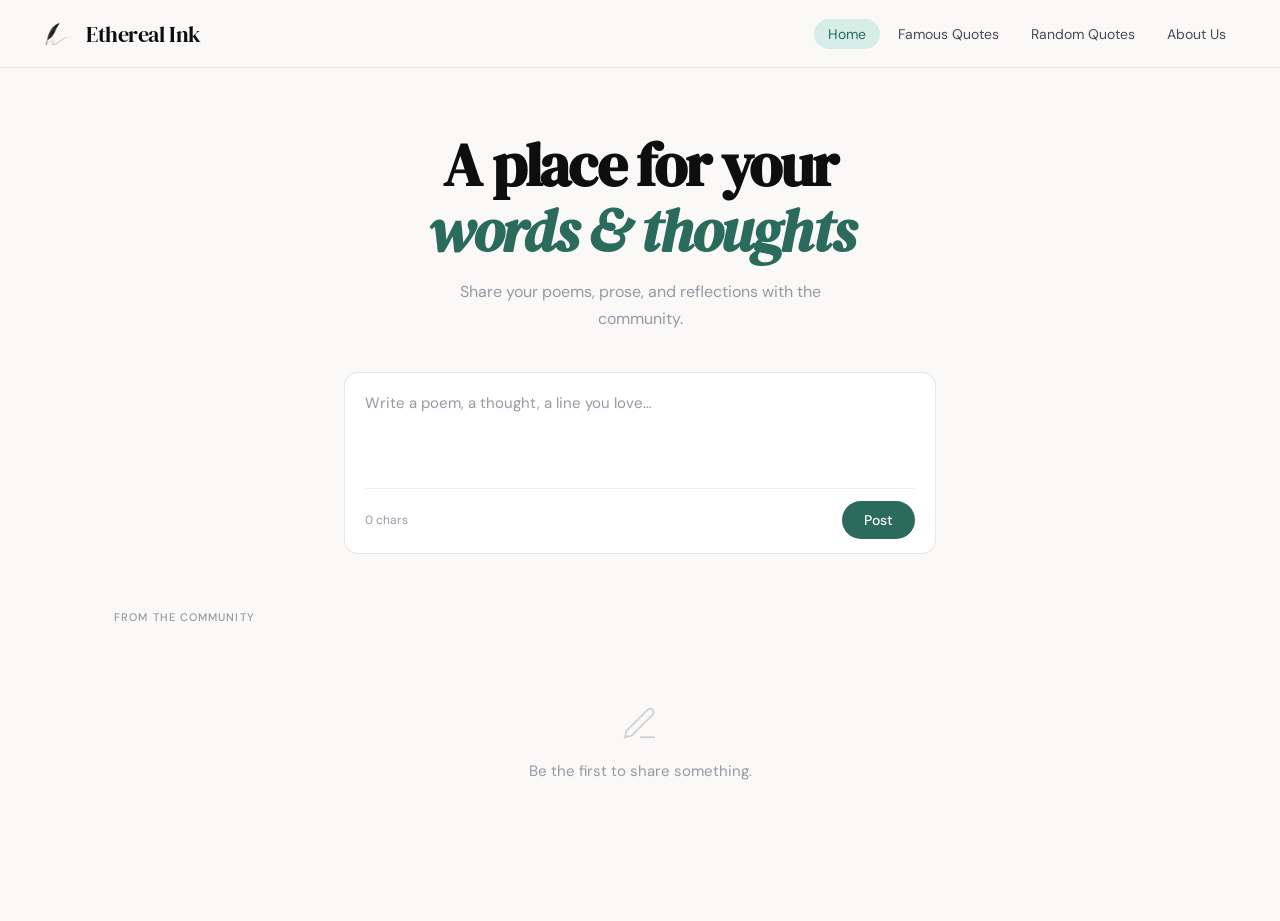
<file: index.html>
<!DOCTYPE html>
<html lang="en">
<head>
  <meta charset="UTF-8">
  <meta name="viewport" content="width=device-width, initial-scale=1.0">
  <title>Ethereal Ink – Community</title>
  <link rel="stylesheet" href="style.css">
</head>
<body>

  <nav>
    <a class="logo" href="index.html">
      <img src="Lightmode.png" alt="Ethereal Ink logo">
      <span class="title">Ethereal Ink</span>
    </a>
    <div class="right">
      <ul>
        <li><a href="index.html" class="active">Home</a></li>
        <li><a href="quotes.html">Famous Quotes</a></li>
        <li><a href="random_quotes.html" target="_blank">Random Quotes</a></li>
        <li><a href="about.html" target="_blank">About Us</a></li>
      </ul>
    </div>
  </nav>

  <header class="page-header">
    <h1>A place for your<br><em>words & thoughts</em></h1>
    <p>Share your poems, prose, and reflections with the community.</p>
  </header>

  <main>
    <div class="composer">
      <div class="composer-box">
        <textarea
          id="userInput"
          placeholder="Write a poem, a thought, a line you love…"
          rows="3"
          aria-label="Compose your post"
        ></textarea>
        <div class="composer-actions">
          <span class="char-count" id="charCount">0 chars</span>
          <button class="btn btn-primary" id="addButton">Post</button>
        </div>
      </div>
    </div>

    <section class="tiles-section" aria-label="Community posts">
      <p class="tiles-label">From the community</p>
      <div class="tiles-container" id="tilesContainer"></div>
    </section>
  </main>

  <script src="script.js"></script>
</body>
</html>
</file>
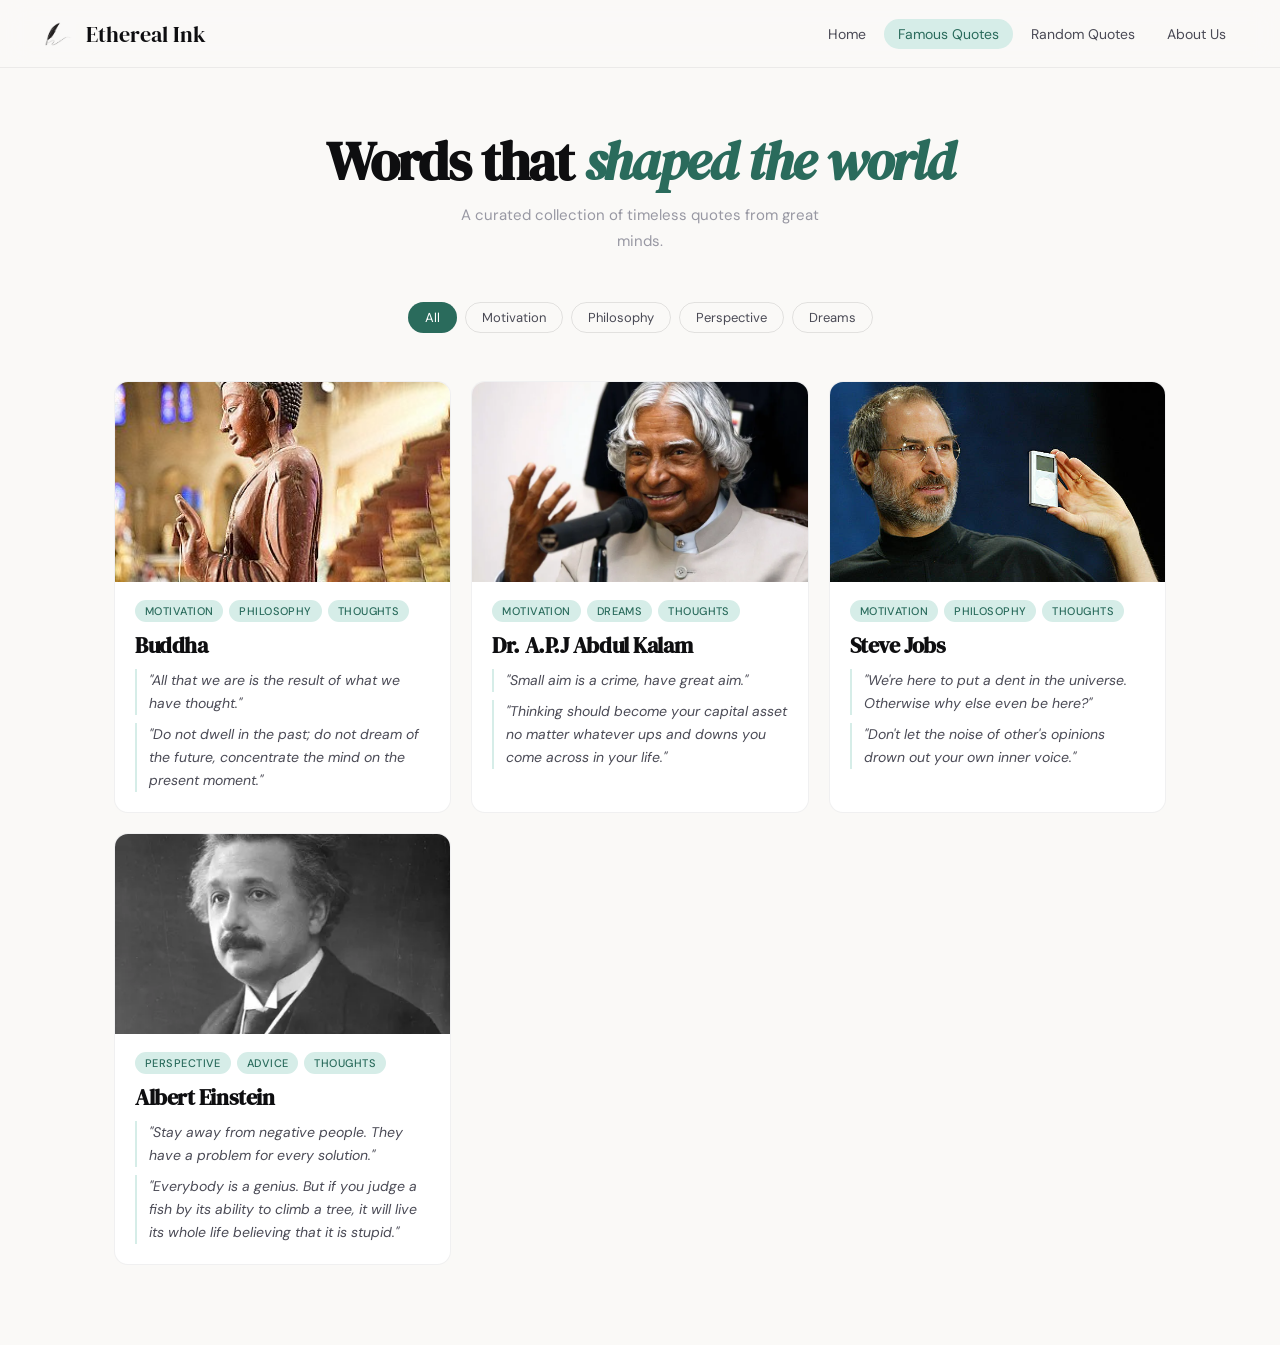
<file: quotes.html>
<!DOCTYPE html>
<html lang="en">
<head>
  <meta charset="UTF-8">
  <meta name="viewport" content="width=device-width, initial-scale=1.0">
  <title>Famous Quotes – Ethereal Ink</title>
  <link rel="stylesheet" href="style_quotes.css">
</head>
<body>

  <nav>
    <a class="logo" href="index.html">
      <img src="Lightmode.png" alt="Ethereal Ink logo">
      <span class="title">Ethereal Ink</span>
    </a>
    <div class="right">
      <ul>
        <li><a href="index.html">Home</a></li>
        <li><a href="quotes.html" class="active">Famous Quotes</a></li>
        <li><a href="random_quotes.html" target="_blank">Random Quotes</a></li>
        <li><a href="about.html" target="_blank">About Us</a></li>
      </ul>
    </div>
  </nav>

  <header class="quotes-header">
    <h1>Words that <em>shaped the world</em></h1>
    <p>A curated collection of timeless quotes from great minds.</p>
  </header>

  <div class="filter-bar">
    <button class="filter-pill active" data-filter="all">All</button>
    <button class="filter-pill" data-filter="Motivation">Motivation</button>
    <button class="filter-pill" data-filter="Philosophy">Philosophy</button>
    <button class="filter-pill" data-filter="Perspective">Perspective</button>
    <button class="filter-pill" data-filter="Dreams">Dreams</button>
  </div>

  <div class="boss" id="quoteGrid">

    <div class="card" data-tags="Motivation Philosophy Thoughts">
      <div class="image"><img src="./images/Buddha.png" alt="Buddha"></div>
      <div class="card-body">
        <div class="capsules"><span>Motivation</span><span>Philosophy</span><span>Thoughts</span></div>
        <div class="head"><h2>Buddha</h2></div>
        <div class="content">
          <p class="one">"All that we are is the result of what we have thought."</p>
          <p class="two">"Do not dwell in the past; do not dream of the future, concentrate the mind on the present moment."</p>
        </div>
      </div>
    </div>

    <div class="card" data-tags="Motivation Dreams Thoughts">
      <div class="image"><img src="./images/Dr. apj.webp" alt="Dr. A.P.J Abdul Kalam"></div>
      <div class="card-body">
        <div class="capsules"><span>Motivation</span><span>Dreams</span><span>Thoughts</span></div>
        <div class="head"><h2>Dr. A.P.J Abdul Kalam</h2></div>
        <div class="content">
          <p class="one">"Small aim is a crime, have great aim."</p>
          <p class="two">"Thinking should become your capital asset no matter whatever ups and downs you come across in your life."</p>
        </div>
      </div>
    </div>

    <div class="card" data-tags="Motivation Philosophy Thoughts">
      <div class="image"><img src="./images/Steve.jpeg" alt="Steve Jobs"></div>
      <div class="card-body">
        <div class="capsules"><span>Motivation</span><span>Philosophy</span><span>Thoughts</span></div>
        <div class="head"><h2>Steve Jobs</h2></div>
        <div class="content">
          <p class="one">"We're here to put a dent in the universe. Otherwise why else even be here?"</p>
          <p class="two">"Don't let the noise of other's opinions drown out your own inner voice."</p>
        </div>
      </div>
    </div>

    <div class="card" data-tags="Perspective Advice Thoughts">
      <div class="image"><img src="./images/Einstein.jpeg" alt="Albert Einstein"></div>
      <div class="card-body">
        <div class="capsules"><span>Perspective</span><span>Advice</span><span>Thoughts</span></div>
        <div class="head"><h2>Albert Einstein</h2></div>
        <div class="content">
          <p class="one">"Stay away from negative people. They have a problem for every solution."</p>
          <p class="two">"Everybody is a genius. But if you judge a fish by its ability to climb a tree, it will live its whole life believing that it is stupid."</p>
        </div>
      </div>
    </div>

  </div>

  <script>
    const pills = document.querySelectorAll('.filter-pill');
    const cards = document.querySelectorAll('.card');

    pills.forEach(pill => {
      pill.addEventListener('click', () => {
        pills.forEach(p => p.classList.remove('active'));
        pill.classList.add('active');

        const filter = pill.dataset.filter;
        cards.forEach(card => {
          const tags = card.dataset.tags || '';
          card.style.display = (filter === 'all' || tags.includes(filter)) ? '' : 'none';
        });
      });
    });
  </script>

</body>
</html>
</file>
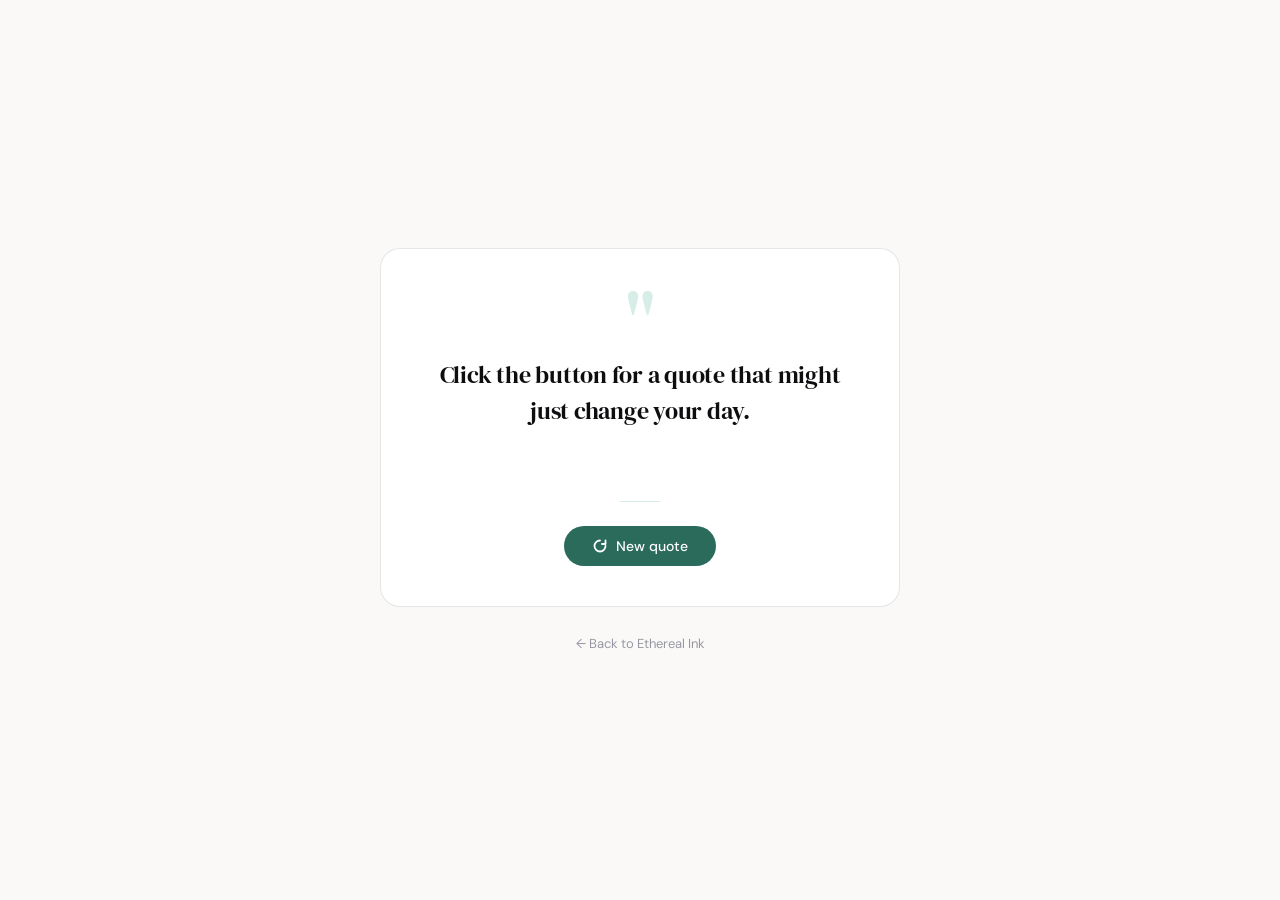
<file: random_quotes.html>
<!DOCTYPE html>
<html lang="en">
<head>
  <meta charset="UTF-8">
  <meta name="viewport" content="width=device-width, initial-scale=1.0">
  <title>Random Quotes – Ethereal Ink</title>
  <link rel="preconnect" href="https://fonts.googleapis.com">
  <link href="https://fonts.googleapis.com/css2?family=DM+Serif+Display:ital@0;1&family=DM+Sans:wght@300;400;500&display=swap" rel="stylesheet">
  <style>
    :root {
      --ink: #0e0e10;
      --ink-soft: #4a4a55;
      --ink-muted: #9898a3;
      --surface: #faf9f7;
      --accent: #2a6b5c;
      --accent-light: #d6ede8;
      --border: rgba(14,14,16,0.1);
      --serif: 'DM Serif Display', Georgia, serif;
      --sans: 'DM Sans', system-ui, sans-serif;
    }

    *, *::before, *::after { box-sizing: border-box; margin: 0; padding: 0; }

    body {
      font-family: var(--sans);
      background: var(--surface);
      color: var(--ink);
      min-height: 100vh;
      display: flex;
      flex-direction: column;
      align-items: center;
      justify-content: center;
      padding: 40px 24px;
      -webkit-font-smoothing: antialiased;
    }

    .card {
      background: #fff;
      border: 1px solid var(--border);
      border-radius: 20px;
      max-width: 520px;
      width: 100%;
      padding: 48px 44px 40px;
      text-align: center;
      position: relative;
    }

    .quote-mark {
      font-family: var(--serif);
      font-size: 72px;
      line-height: 0.6;
      color: var(--accent-light);
      user-select: none;
      margin-bottom: 16px;
      display: block;
    }

    #quoteText {
      font-family: var(--serif);
      font-size: clamp(18px, 3vw, 24px);
      line-height: 1.5;
      color: var(--ink);
      letter-spacing: -0.01em;
      min-height: 80px;
      transition: opacity 0.3s ease;
    }

    #quoteText.fading { opacity: 0; }

    #quoteAuthor {
      margin-top: 20px;
      font-size: 13px;
      font-weight: 500;
      letter-spacing: 0.06em;
      text-transform: uppercase;
      color: var(--accent);
      min-height: 20px;
      transition: opacity 0.3s ease;
    }

    #quoteAuthor.fading { opacity: 0; }

    .divider {
      width: 40px;
      height: 1px;
      background: var(--accent-light);
      margin: 24px auto;
    }

    .btn {
      display: inline-flex;
      align-items: center;
      gap: 8px;
      font-family: var(--sans);
      font-size: 14px;
      font-weight: 500;
      padding: 11px 28px;
      border-radius: 99px;
      border: none;
      cursor: pointer;
      background: var(--accent);
      color: #fff;
      transition: background 0.2s, transform 0.2s;
    }

    .btn:hover { background: #1f5446; transform: translateY(-1px); }
    .btn:active { transform: translateY(0); }

    .btn svg { width: 16px; height: 16px; }

    .home-link {
      margin-top: 28px;
      font-size: 13px;
      color: var(--ink-muted);
      text-decoration: none;
      transition: color 0.2s;
    }

    .home-link:hover { color: var(--accent); }
  </style>
</head>
<body>

  <div class="card">
    <span class="quote-mark" aria-hidden="true">"</span>
    <p id="quoteText">Click the button for a quote that might just change your day.</p>
    <p id="quoteAuthor"></p>
    <div class="divider"></div>
    <button class="btn" id="quoteButton">
      <svg viewBox="0 0 16 16" fill="none" stroke="currentColor" stroke-width="1.8" stroke-linecap="round" stroke-linejoin="round">
        <path d="M13.5 8A5.5 5.5 0 1 1 8 2.5M13.5 2.5v3.5H10"/>
      </svg>
      New quote
    </button>
  </div>

  <a href="index.html" class="home-link">← Back to Ethereal Ink</a>

  <script>

    const quotes = [
      { text: "The best way to predict the future is to create it.", author: "Peter Drucker" },
      { text: "Life is what happens when you're busy making other plans.", author: "John Lennon" },
      { text: "The purpose of our lives is to be happy.", author: "Dalai Lama" },
      { text: "Get busy living or get busy dying.", author: "Stephen King" },
      { text: "You have within you right now, everything you need to deal with whatever the world can throw at you.", author: "Brian Tracy" },
      { text: "Believe you can and you're halfway there.", author: "Theodore Roosevelt" },
      { text: "The only impossible journey is the one you never begin.", author: "Tony Robbins" },
      { text: "Act as if what you do makes a difference. It does.", author: "William James" },
      { text: "In the middle of every difficulty lies opportunity.", author: "Albert Einstein" },
      { text: "It does not matter how slowly you go as long as you do not stop.", author: "Confucius" },
    ];

    let lastIndex = -1;

    function getNextQuote() {
      let index;
      do { index = Math.floor(Math.random() * quotes.length); }
      while (index === lastIndex && quotes.length > 1);
      lastIndex = index;
      return quotes[index];
    }

    const textEl   = document.getElementById('quoteText');
    const authorEl = document.getElementById('quoteAuthor');
    const btn      = document.getElementById('quoteButton');

    btn.addEventListener('click', () => {
      textEl.classList.add('fading');
      authorEl.classList.add('fading');

      setTimeout(() => {
        const q = getNextQuote();
        textEl.textContent   = q.text;
        authorEl.textContent = q.author ? `— ${q.author}` : '';
        textEl.classList.remove('fading');
        authorEl.classList.remove('fading');
      }, 300);
    });
  </script>

</body>
</html>
</file>
<file: style.css>
@import url('https://fonts.googleapis.com/css2?family=DM+Serif+Display:ital@0;1&family=DM+Sans:wght@300;400;500&display=swap');

:root {
  --ink: #0e0e10;
  --ink-soft: #4a4a55;
  --ink-muted: #9898a3;
  --surface: #faf9f7;
  --surface-raised: #ffffff;
  --accent: #2a6b5c;
  --accent-light: #d6ede8;
  --accent-glow: rgba(42, 107, 92, 0.12);
  --border: rgba(14, 14, 16, 0.1);
  --border-soft: rgba(14, 14, 16, 0.06);
  --radius: 14px;
  --radius-sm: 8px;
  --nav-h: 68px;
  --serif: 'DM Serif Display', Georgia, serif;
  --sans: 'DM Sans', system-ui, sans-serif;
  --transition: 0.2s ease;
}

*, *::before, *::after { box-sizing: border-box; margin: 0; padding: 0; }

html { scroll-behavior: smooth; }

body {
  font-family: var(--sans);
  background-color: var(--surface);
  color: var(--ink);
  min-height: 100vh;
  -webkit-font-smoothing: antialiased;
}

/* ── NAV ── */
nav {
  position: sticky;
  top: 0;
  z-index: 100;
  height: var(--nav-h);
  display: flex;
  align-items: center;
  justify-content: space-between;
  padding: 0 40px;
  background: rgba(250, 249, 247, 0.88);
  backdrop-filter: blur(14px);
  -webkit-backdrop-filter: blur(14px);
  border-bottom: 1px solid var(--border-soft);
}

.logo {
  display: flex;
  align-items: center;
  gap: 10px;
  text-decoration: none;
}

.logo img {
  width: 36px;
  height: 36px;
  object-fit: contain;
  mix-blend-mode: multiply; 
}

.logo .title {
  font-family: var(--serif);
  font-size: 22px;
  color: var(--ink);
  letter-spacing: -0.02em;
}

nav .right ul {
  display: flex;
  gap: 4px;
  list-style: none;
}

nav .right ul li a {
  display: inline-block;
  text-decoration: none;
  color: var(--ink-soft);
  font-size: 14px;
  font-weight: 400;
  padding: 6px 14px;
  border-radius: 99px;
  transition: background var(--transition), color var(--transition);
}

nav .right ul li a:hover,
nav .right ul li a.active {
  background: var(--accent-light);
  color: var(--accent);
}

/* ── BUTTONS ── */
.btn {
  display: inline-flex;
  align-items: center;
  gap: 8px;
  font-family: var(--sans);
  font-size: 14px;
  font-weight: 500;
  padding: 10px 22px;
  border-radius: 99px;
  border: none;
  cursor: pointer;
  transition: all var(--transition);
}

.btn-primary {
  background: var(--accent);
  color: #fff;
}

.btn-primary:hover { background: #1f5446; transform: translateY(-1px); }

.btn-ghost {
  background: transparent;
  color: var(--ink-soft);
  border: 1px solid var(--border);
}

.btn-ghost:hover { background: var(--accent-light); color: var(--accent); border-color: transparent; }

/* ── COMMUNITY PAGE (index) ── */
.page-header {
  text-align: center;
  padding: 64px 24px 40px;
}

.page-header h1 {
  font-family: var(--serif);
  font-size: clamp(36px, 6vw, 60px);
  line-height: 1.1;
  letter-spacing: -0.03em;
  color: var(--ink);
}

.page-header h1 em {
  font-style: italic;
  color: var(--accent);
}

.page-header p {
  margin-top: 14px;
  font-size: 16px;
  color: var(--ink-muted);
  max-width: 420px;
  margin-inline: auto;
  line-height: 1.7;
}

/* composer */
.composer {
  max-width: 640px;
  margin: 0 auto 56px;
  padding: 0 24px;
}

.composer-box {
  background: var(--surface-raised);
  border: 1px solid var(--border);
  border-radius: var(--radius);
  padding: 18px 20px 14px;
  transition: box-shadow var(--transition), border-color var(--transition);
}

.composer-box:focus-within {
  border-color: var(--accent);
  box-shadow: 0 0 0 4px var(--accent-glow);
}

.composer-box textarea {
  width: 100%;
  border: none;
  outline: none;
  resize: none;
  font-family: var(--sans);
  font-size: 15px;
  line-height: 1.6;
  color: var(--ink);
  background: transparent;
  min-height: 80px;
}

.composer-box textarea::placeholder { color: var(--ink-muted); }

.composer-actions {
  display: flex;
  align-items: center;
  justify-content: space-between;
  margin-top: 12px;
  padding-top: 12px;
  border-top: 1px solid var(--border-soft);
}

.char-count {
  font-size: 12px;
  color: var(--ink-muted);
}

/* tiles grid */
.tiles-section {
  max-width: 1100px;
  margin: 0 auto;
  padding: 0 24px 80px;
}

.tiles-label {
  font-size: 11px;
  font-weight: 500;
  letter-spacing: 0.1em;
  text-transform: uppercase;
  color: var(--ink-muted);
  margin-bottom: 20px;
}

.tiles-container {
  display: grid;
  grid-template-columns: repeat(auto-fill, minmax(280px, 1fr));
  gap: 16px;
}

.tile {
  background: var(--surface-raised);
  border: 1px solid var(--border-soft);
  border-radius: var(--radius);
  padding: 20px;
  display: flex;
  flex-direction: column;
  gap: 14px;
  animation: tileIn 0.35s ease both;
}

@keyframes tileIn {
  from { opacity: 0; transform: translateY(12px); }
  to   { opacity: 1; transform: translateY(0); }
}

.tile-body {
  font-size: 15px;
  line-height: 1.65;
  color: var(--ink);
  white-space: pre-wrap;
  word-break: break-word;
  flex: 1;
}

.tile-footer {
  display: flex;
  align-items: center;
  justify-content: space-between;
  margin-top: 4px;
}

.tile-time {
  font-size: 12px;
  color: var(--ink-muted);
}

.like-btn {
  display: flex;
  align-items: center;
  gap: 6px;
  font-size: 13px;
  color: var(--ink-muted);
  background: none;
  border: 1px solid var(--border);
  border-radius: 99px;
  padding: 5px 12px;
  cursor: pointer;
  transition: all var(--transition);
  font-family: var(--sans);
}

.like-btn:hover { color: #e05252; border-color: #f5c6c6; background: #fff5f5; }
.like-btn.liked { color: #e05252; border-color: #f5c6c6; background: #fff5f5; }
.like-btn svg { width: 14px; height: 14px; }

/* empty state */
.empty-state {
  grid-column: 1 / -1;
  text-align: center;
  padding: 60px 24px;
  color: var(--ink-muted);
}

.empty-state svg { width: 40px; height: 40px; margin-bottom: 12px; opacity: 0.4; }
.empty-state p { font-size: 15px; }
</file>
<file: style_quotes.css>
@import url('https://fonts.googleapis.com/css2?family=DM+Serif+Display:ital@0;1&family=DM+Sans:wght@300;400;500&display=swap');

:root {
  --ink: #0e0e10;
  --ink-soft: #4a4a55;
  --ink-muted: #9898a3;
  --surface: #faf9f7;
  --surface-raised: #ffffff;
  --accent: #2a6b5c;
  --accent-light: #d6ede8;
  --border: rgba(14, 14, 16, 0.1);
  --border-soft: rgba(14, 14, 16, 0.06);
  --radius: 14px;
  --serif: 'DM Serif Display', Georgia, serif;
  --sans: 'DM Sans', system-ui, sans-serif;
  --transition: 0.2s ease;
}

*, *::before, *::after { box-sizing: border-box; margin: 0; padding: 0; }

body {
  font-family: var(--sans);
  background-color: var(--surface);
  color: var(--ink);
  -webkit-font-smoothing: antialiased;
}

nav {
  position: sticky; top: 0; z-index: 100;
  height: 68px;
  display: flex; align-items: center; justify-content: space-between;
  padding: 0 40px;
  background: rgba(250, 249, 247, 0.88);
  backdrop-filter: blur(14px);
  border-bottom: 1px solid var(--border-soft);
}

.logo { display: flex; align-items: center; gap: 10px; text-decoration: none; }
.logo img {
  width: 36px;
  height: 36px;
  object-fit: contain;
  mix-blend-mode: multiply; 
}
.logo .title { font-family: var(--serif); font-size: 22px; color: var(--ink); }

.right ul { display: flex; gap: 4px; list-style: none; }
.right ul li a {
  display: inline-block; text-decoration: none;
  color: var(--ink-soft); font-size: 14px; padding: 6px 14px;
  border-radius: 99px;
  transition: background var(--transition), color var(--transition);
}
.right ul li a:hover, .right ul li a.active {
  background: var(--accent-light); color: var(--accent);
}

/* Page header */
.quotes-header {
  text-align: center;
  padding: 64px 24px 48px;
}
.quotes-header h1 {
  font-family: var(--serif);
  font-size: clamp(34px, 5vw, 54px);
  letter-spacing: -0.03em;
  line-height: 1.1;
}
.quotes-header h1 em { font-style: italic; color: var(--accent); }
.quotes-header p {
  margin-top: 12px;
  color: var(--ink-muted);
  font-size: 15px;
  max-width: 380px;
  margin-inline: auto;
  line-height: 1.7;
}

/* Filter pills */
.filter-bar {
  display: flex;
  justify-content: center;
  gap: 8px;
  flex-wrap: wrap;
  margin-bottom: 48px;
  padding: 0 24px;
}
.filter-pill {
  font-size: 13px;
  padding: 6px 16px;
  border-radius: 99px;
  border: 1px solid var(--border);
  background: none;
  color: var(--ink-soft);
  cursor: pointer;
  font-family: var(--sans);
  transition: all var(--transition);
}
.filter-pill:hover { background: var(--accent-light); color: var(--accent); border-color: transparent; }
.filter-pill.active { background: var(--accent); color: #fff; border-color: transparent; }

/* Cards */
.boss {
  display: grid;
  grid-template-columns: repeat(auto-fill, minmax(300px, 1fr));
  gap: 20px;
  max-width: 1100px;
  margin: 0 auto;
  padding: 0 24px 80px;
}

.card {
  background: var(--surface-raised);
  border: 1px solid var(--border-soft);
  border-radius: var(--radius);
  overflow: hidden;
  display: flex;
  flex-direction: column;
  transition: transform var(--transition), box-shadow var(--transition);
  animation: cardIn 0.4s ease both;
}

.card:hover {
  transform: translateY(-4px);
  box-shadow: 0 16px 40px rgba(14, 14, 16, 0.08);
}

@keyframes cardIn {
  from { opacity: 0; transform: translateY(16px); }
  to   { opacity: 1; transform: translateY(0); }
}

.card:nth-child(2) { animation-delay: 0.05s; }
.card:nth-child(3) { animation-delay: 0.10s; }
.card:nth-child(4) { animation-delay: 0.15s; }
.card:nth-child(5) { animation-delay: 0.20s; }
.card:nth-child(6) { animation-delay: 0.25s; }

.card .image { position: relative; overflow: hidden; height: 200px; }
.card .image img {
  width: 100%; height: 100%;
  object-fit: cover;
  transition: transform 0.4s ease;
}
.card:hover .image img { transform: scale(1.04); }

.card-body { padding: 18px 20px 20px; flex: 1; display: flex; flex-direction: column; gap: 10px; }

.capsules {
  display: flex;
  flex-wrap: wrap;
  gap: 6px;
}
.capsules span {
  font-size: 11px;
  font-weight: 500;
  letter-spacing: 0.04em;
  text-transform: uppercase;
  padding: 4px 10px;
  border-radius: 99px;
  background: var(--accent-light);
  color: var(--accent);
  cursor: default;
}

.head h2 {
  font-family: var(--serif);
  font-size: 22px;
  letter-spacing: -0.02em;
  line-height: 1.2;
}

.content { display: flex; flex-direction: column; gap: 8px; }
.content p {
  font-size: 14px;
  line-height: 1.65;
  color: var(--ink-soft);
  font-style: italic;
  padding-left: 12px;
  border-left: 2px solid var(--accent-light);
}
</file>
